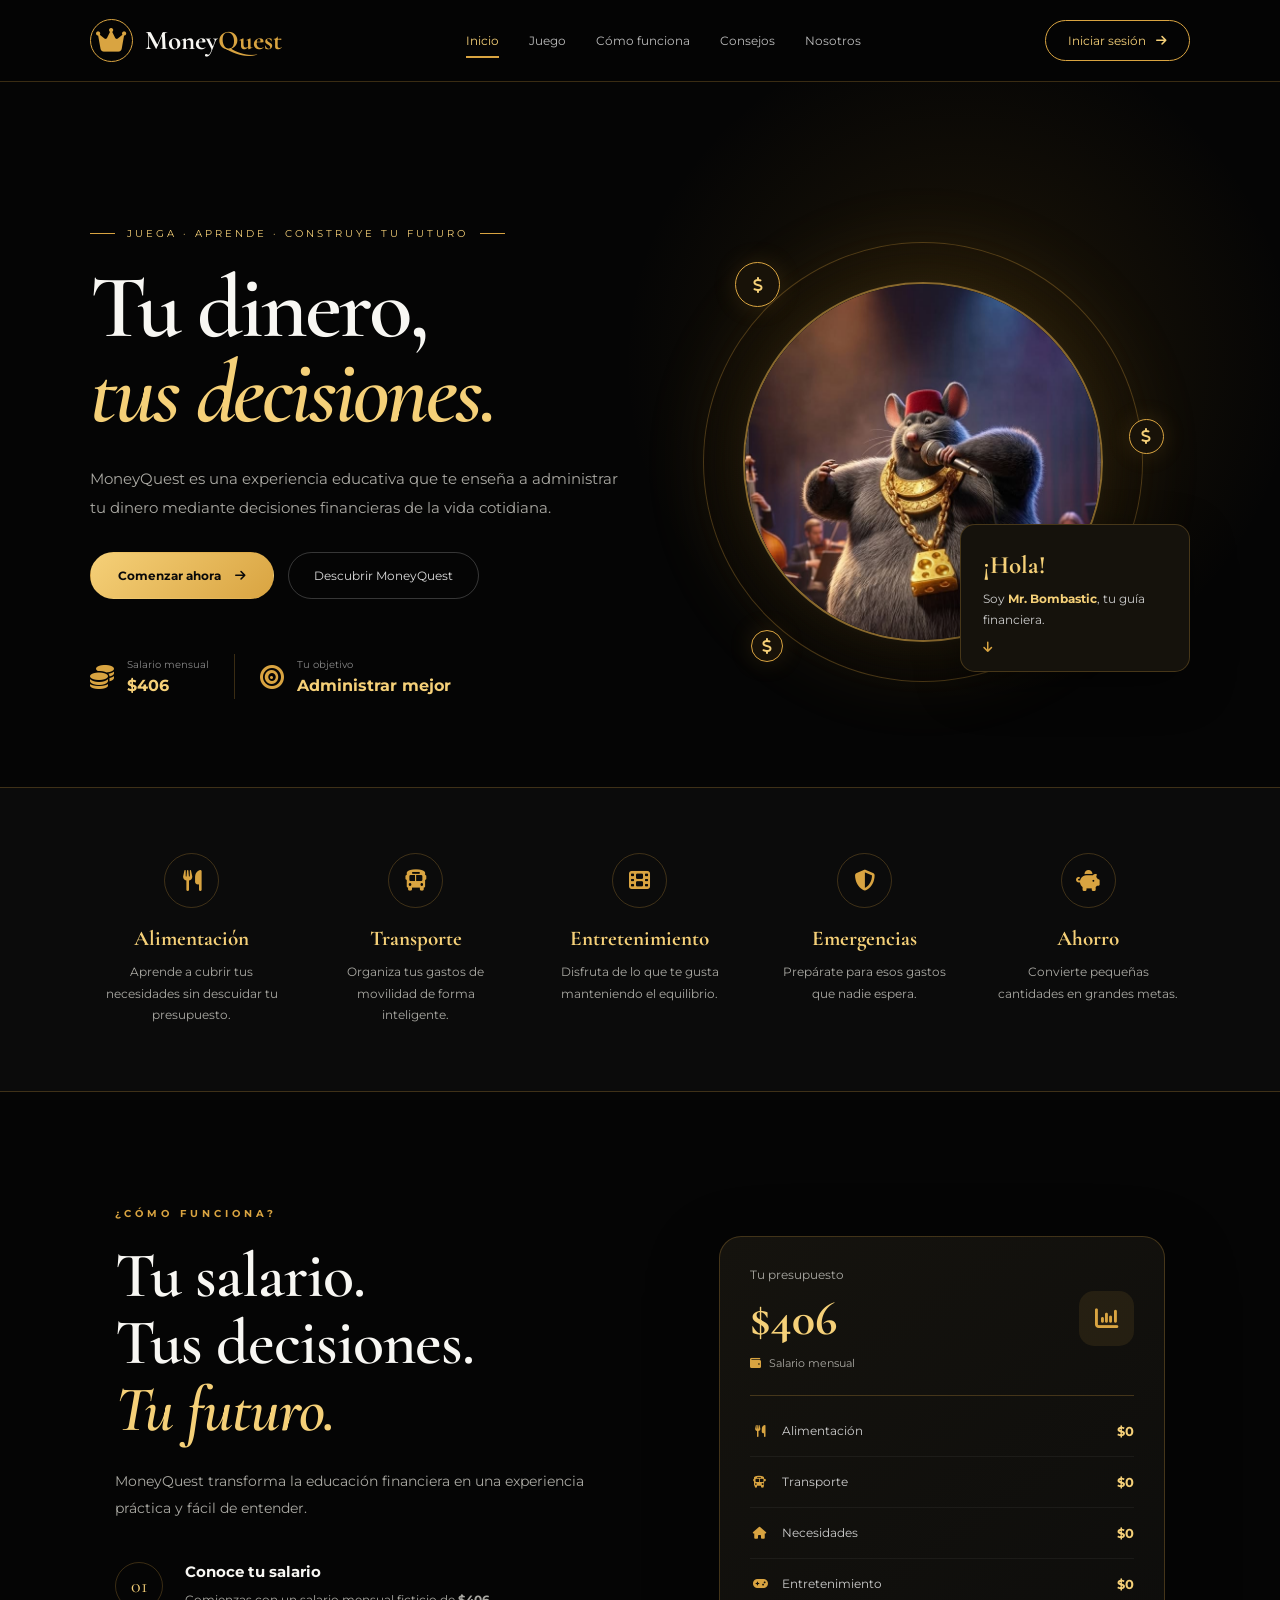
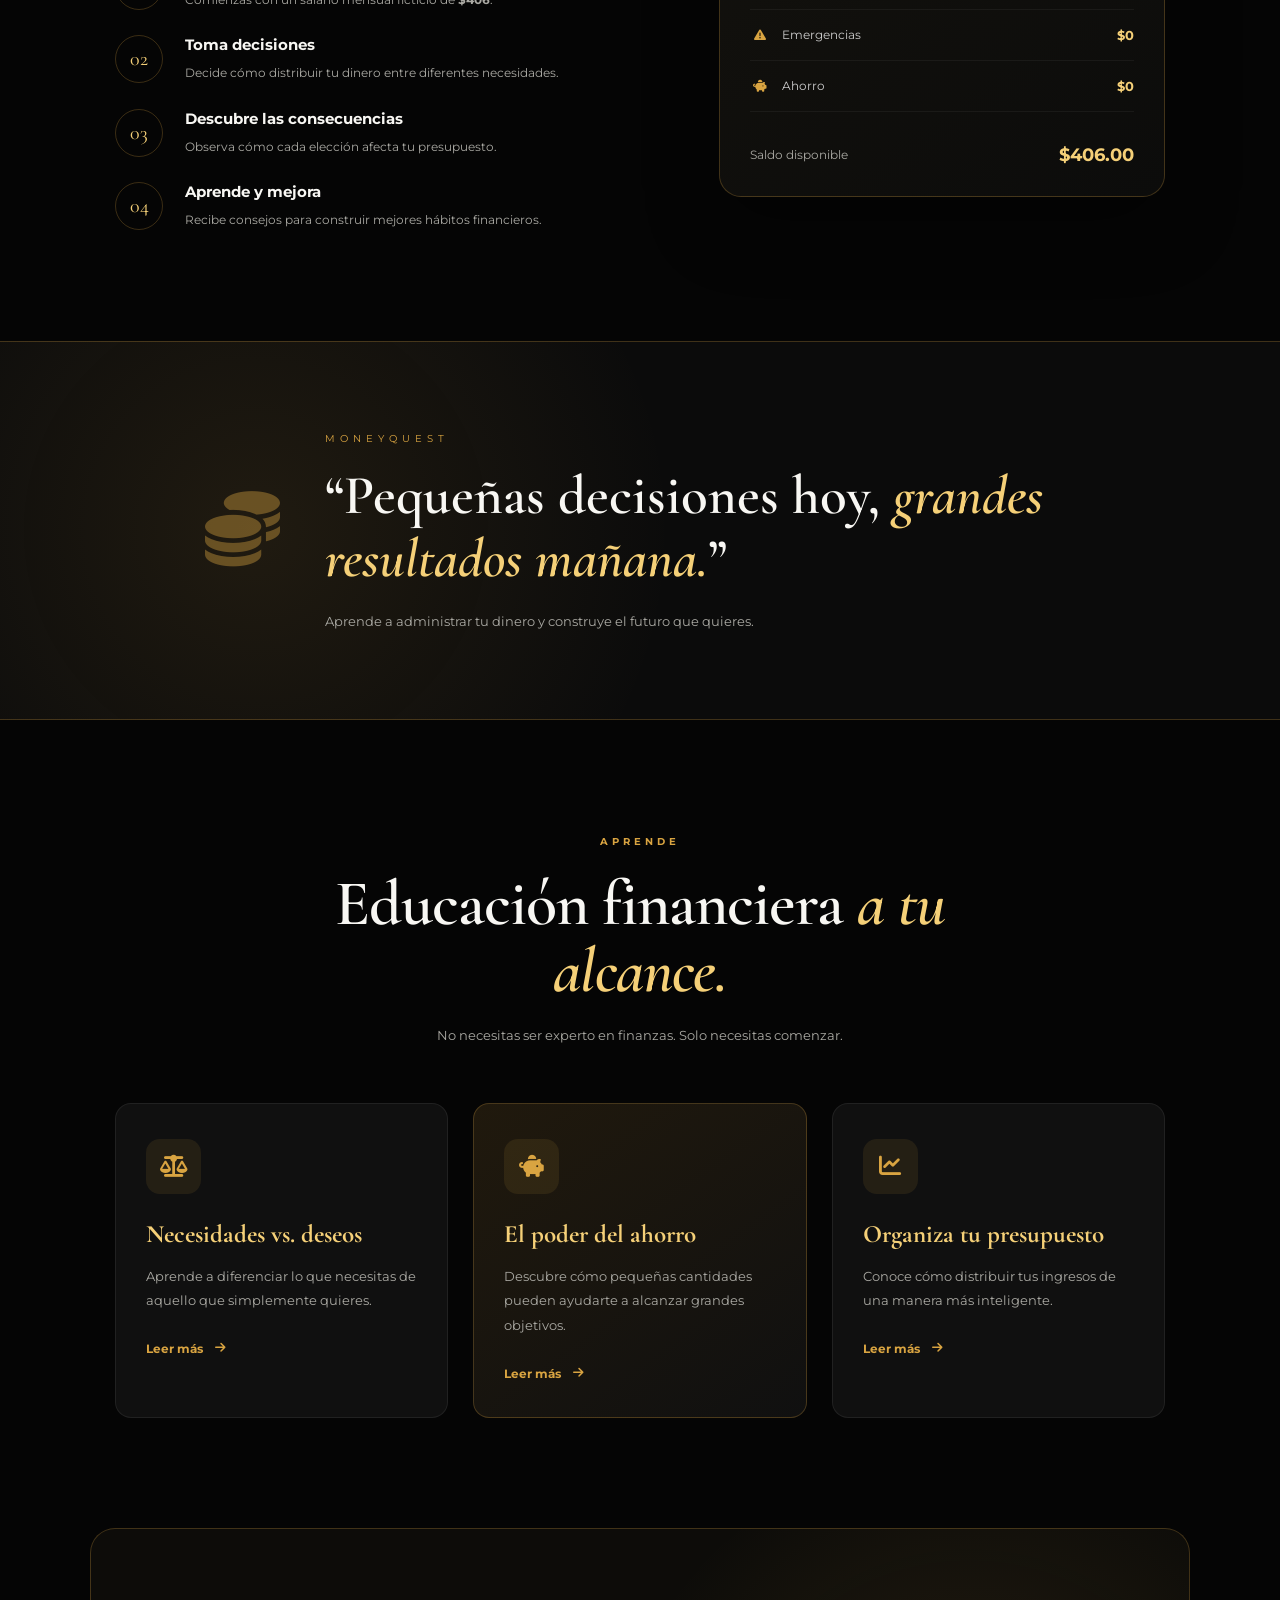
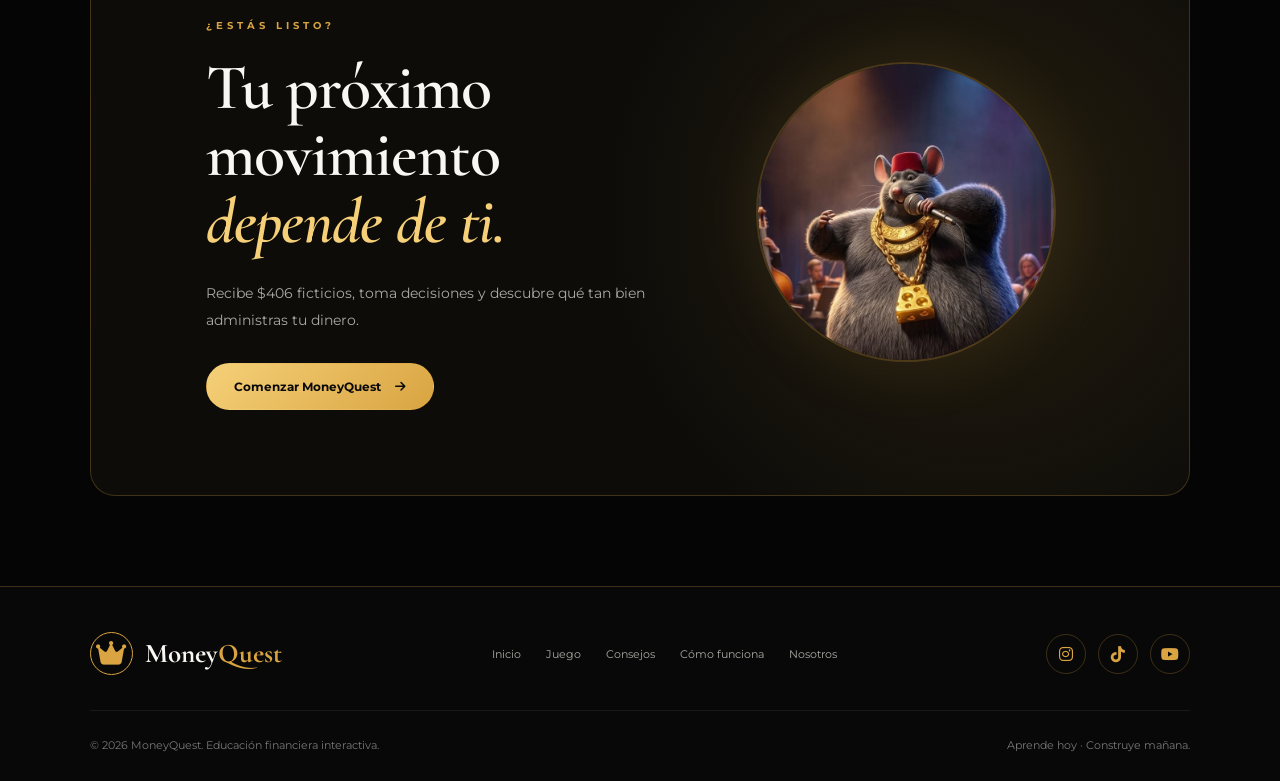
<file: index.html>
<!DOCTYPE html>
<html lang="es">
<head>
    <meta charset="UTF-8">
    <meta name="viewport" content="width=device-width, initial-scale=1.0">

    <title>MoneyQuest | Tu dinero, tus decisiones</title>

    <link rel="preconnect" href="https://fonts.googleapis.com">
    <link rel="preconnect" href="https://fonts.gstatic.com" crossorigin>

    <link href="https://fonts.googleapis.com/css2?family=Cormorant+Garamond:wght@500;600;700&family=Montserrat:wght@400;500;600;700&display=swap" rel="stylesheet">

    <link rel="stylesheet"
          href="https://cdnjs.cloudflare.com/ajax/libs/font-awesome/6.5.0/css/all.min.css">

    <link rel="stylesheet" href="index.css">
</head>

<body>

<header class="navbar">

    <a href="#" class="logo">

        <div class="logo-icon">
            <i class="fa-solid fa-crown"></i>
        </div>

        <span>Money<span>Quest</span></span>

    </a>

    <nav class="nav-links">

        <a href="#inicio" class="active">Inicio</a>
        <a href="#juego">Juego</a>
        <a href="#como-funciona">Cómo funciona</a>
        <a href="#consejos">Consejos</a>
        <a href="#nosotros">Nosotros</a>

    </nav>

    <!-- ÚNICO CAMBIO: ahora es Iniciar sesión -->
    <a href="login.html" class="nav-button">
        Iniciar sesión
        <i class="fa-solid fa-arrow-right"></i>
    </a>

</header>


<section id="inicio" class="hero">

    <div class="gold-circle circle-one"></div>
    <div class="gold-circle circle-two"></div>

    <div class="hero-content">

        <div class="eyebrow">
            <span></span>
            JUEGA · APRENDE · CONSTRUYE TU FUTURO
            <span></span>
        </div>

        <h1>
            Tu dinero,
            <em>tus decisiones.</em>
        </h1>

        <p class="hero-description">
            MoneyQuest es una experiencia educativa que te enseña
            a administrar tu dinero mediante decisiones financieras
            de la vida cotidiana.
        </p>

        <div class="hero-buttons">

            <a href="#juego" class="gold-button">
                Comenzar ahora
                <i class="fa-solid fa-arrow-right"></i>
            </a>

            <a href="#como-funciona" class="outline-button">
                Descubrir MoneyQuest
            </a>

        </div>

        <div class="hero-stats">

            <div class="stat">

                <i class="fa-solid fa-coins"></i>

                <div>
                    <small>Salario mensual</small>
                    <strong>$406</strong>
                </div>

            </div>

            <div class="stat-line"></div>

            <div class="stat">

                <i class="fa-solid fa-bullseye"></i>

                <div>
                    <small>Tu objetivo</small>
                    <strong>Administrar mejor</strong>
                </div>

            </div>

        </div>

    </div>


    <div class="hero-mascot">

        <div class="mascot-glow"></div>

        <div class="mascot-circle">

            <img src="images/download.jpg"
                 alt="Richy, mascota de MoneyQuest">

        </div>

        <div class="mascot-message">

            <span>¡Hola!</span>

            Soy <strong>Mr. Bombastic</strong>,
            tu guía financiera.

            <i class="fa-solid fa-arrow-down"></i>

        </div>

        <div class="coin coin-one">
            <i class="fa-solid fa-dollar-sign"></i>
        </div>

        <div class="coin coin-two">
            <i class="fa-solid fa-dollar-sign"></i>
        </div>

        <div class="coin coin-three">
            <i class="fa-solid fa-dollar-sign"></i>
        </div>

    </div>

</section>


<section class="categories">

    <div class="category">

        <div class="category-icon">
            <i class="fa-solid fa-utensils"></i>
        </div>

        <h3>Alimentación</h3>

        <p>
            Aprende a cubrir tus necesidades
            sin descuidar tu presupuesto.
        </p>

    </div>

    <div class="category">

        <div class="category-icon">
            <i class="fa-solid fa-bus"></i>
        </div>

        <h3>Transporte</h3>

        <p>
            Organiza tus gastos de movilidad
            de forma inteligente.
        </p>

    </div>

    <div class="category">

        <div class="category-icon">
            <i class="fa-solid fa-film"></i>
        </div>

        <h3>Entretenimiento</h3>

        <p>
            Disfruta de lo que te gusta
            manteniendo el equilibrio.
        </p>

    </div>

    <div class="category">

        <div class="category-icon">
            <i class="fa-solid fa-shield-halved"></i>
        </div>

        <h3>Emergencias</h3>

        <p>
            Prepárate para esos gastos
            que nadie espera.
        </p>

    </div>

    <div class="category">

        <div class="category-icon">
            <i class="fa-solid fa-piggy-bank"></i>
        </div>

        <h3>Ahorro</h3>

        <p>
            Convierte pequeñas cantidades
            en grandes metas.
        </p>

    </div>

</section>


<section id="como-funciona" class="how-section">

    <div class="how-content">

        <span class="section-label">
            ¿CÓMO FUNCIONA?
        </span>

        <h2>
            Tu salario.
            <br>
            Tus decisiones.
            <br>
            <em>Tu futuro.</em>
        </h2>

        <p>
            MoneyQuest transforma la educación financiera
            en una experiencia práctica y fácil de entender.
        </p>

        <div class="steps">

            <div class="step">

                <div class="step-number">01</div>

                <div>
                    <h3>Conoce tu salario</h3>

                    <p>
                        Comienzas con un salario mensual
                        ficticio de <strong>$406</strong>.
                    </p>
                </div>

            </div>

            <div class="step">

                <div class="step-number">02</div>

                <div>
                    <h3>Toma decisiones</h3>

                    <p>
                        Decide cómo distribuir tu dinero
                        entre diferentes necesidades.
                    </p>
                </div>

            </div>

            <div class="step">

                <div class="step-number">03</div>

                <div>
                    <h3>Descubre las consecuencias</h3>

                    <p>
                        Observa cómo cada elección afecta
                        tu presupuesto.
                    </p>
                </div>

            </div>

            <div class="step">

                <div class="step-number">04</div>

                <div>
                    <h3>Aprende y mejora</h3>

                    <p>
                        Recibe consejos para construir
                        mejores hábitos financieros.
                    </p>
                </div>

            </div>

        </div>

    </div>


    <div class="budget-preview">

        <div class="budget-header">

            <div>

                <small>Tu presupuesto</small>

                <h3>$406</h3>

                <span>
                    <i class="fa-solid fa-wallet"></i>
                    Salario mensual
                </span>

            </div>

            <div class="budget-icon">
                <i class="fa-solid fa-chart-column"></i>
            </div>

        </div>

        <div class="budget-items">

            <div>
                <span>
                    <i class="fa-solid fa-utensils"></i>
                    Alimentación
                </span>
                <strong>$0</strong>
            </div>

            <div>
                <span>
                    <i class="fa-solid fa-bus"></i>
                    Transporte
                </span>
                <strong>$0</strong>
            </div>

            <div>
                <span>
                    <i class="fa-solid fa-house"></i>
                    Necesidades
                </span>
                <strong>$0</strong>
            </div>

            <div>
                <span>
                    <i class="fa-solid fa-gamepad"></i>
                    Entretenimiento
                </span>
                <strong>$0</strong>
            </div>

            <div>
                <span>
                    <i class="fa-solid fa-triangle-exclamation"></i>
                    Emergencias
                </span>
                <strong>$0</strong>
            </div>

            <div>
                <span>
                    <i class="fa-solid fa-piggy-bank"></i>
                    Ahorro
                </span>
                <strong>$0</strong>
            </div>

        </div>

        <div class="budget-footer">

            <span>Saldo disponible</span>
            <strong>$406.00</strong>

        </div>

    </div>

</section>


<section class="quote-section">

    <div class="quote-decoration">
        <i class="fa-solid fa-coins"></i>
    </div>

    <div>

        <span>MONEYQUEST</span>

        <h2>
            “Pequeñas decisiones hoy,
            <em>grandes resultados mañana.</em>”
        </h2>

        <p>
            Aprende a administrar tu dinero y construye
            el futuro que quieres.
        </p>

    </div>

</section>


<section id="consejos" class="tips-section">

    <div class="section-heading">

        <span class="section-label">
            APRENDE
        </span>

        <h2>
            Educación financiera
            <em>a tu alcance.</em>
        </h2>

        <p>
            No necesitas ser experto en finanzas.
            Solo necesitas comenzar.
        </p>

    </div>

    <div class="tip-cards">

        <article class="tip-card">

            <div class="tip-icon">
                <i class="fa-solid fa-scale-balanced"></i>
            </div>

            <h3>Necesidades vs. deseos</h3>

            <p>
                Aprende a diferenciar lo que necesitas
                de aquello que simplemente quieres.
            </p>

            <a href="#">
                Leer más
                <i class="fa-solid fa-arrow-right"></i>
            </a>

        </article>

        <article class="tip-card featured">

            <div class="tip-icon">
                <i class="fa-solid fa-piggy-bank"></i>
            </div>

            <h3>El poder del ahorro</h3>

            <p>
                Descubre cómo pequeñas cantidades pueden
                ayudarte a alcanzar grandes objetivos.
            </p>

            <a href="#">
                Leer más
                <i class="fa-solid fa-arrow-right"></i>
            </a>

        </article>

        <article class="tip-card">

            <div class="tip-icon">
                <i class="fa-solid fa-chart-line"></i>
            </div>

            <h3>Organiza tu presupuesto</h3>

            <p>
                Conoce cómo distribuir tus ingresos
                de una manera más inteligente.
            </p>

            <a href="#">
                Leer más
                <i class="fa-solid fa-arrow-right"></i>
            </a>

        </article>

    </div>

</section>


<section id="juego" class="cta-section">

    <div class="cta-content">

        <span class="section-label">
            ¿ESTÁS LISTO?
        </span>

        <h2>
            Tu próximo movimiento
            <em>depende de ti.</em>
        </h2>

        <p>
            Recibe $406 ficticios, toma decisiones
            y descubre qué tan bien administras tu dinero.
        </p>

        <a href="#" class="gold-button">

            Comenzar MoneyQuest

            <i class="fa-solid fa-arrow-right"></i>

        </a>

    </div>

    <div class="cta-mascot">

        <img src="images/download.jpg"
             alt="Richy">

    </div>

</section>


<footer id="nosotros">

    <div class="footer-top">

        <a href="#" class="logo">

            <div class="logo-icon">
                <i class="fa-solid fa-crown"></i>
            </div>

            <span>Money<span>Quest</span></span>

        </a>

        <div class="footer-links">

            <a href="#inicio">Inicio</a>
            <a href="#juego">Juego</a>
            <a href="#consejos">Consejos</a>
            <a href="#como-funciona">Cómo funciona</a>
            <a href="#nosotros">Nosotros</a>

        </div>

        <div class="socials">

            <a href="#">
                <i class="fa-brands fa-instagram"></i>
            </a>

            <a href="#">
                <i class="fa-brands fa-tiktok"></i>
            </a>

            <a href="#">
                <i class="fa-brands fa-youtube"></i>
            </a>

        </div>

    </div>

    <div class="footer-bottom">

        <p>
            © 2026 MoneyQuest.
            Educación financiera interactiva.
        </p>

        <p>
            Aprende hoy · Construye mañana.
        </p>

    </div>

</footer>

</body>
</html>
</file>
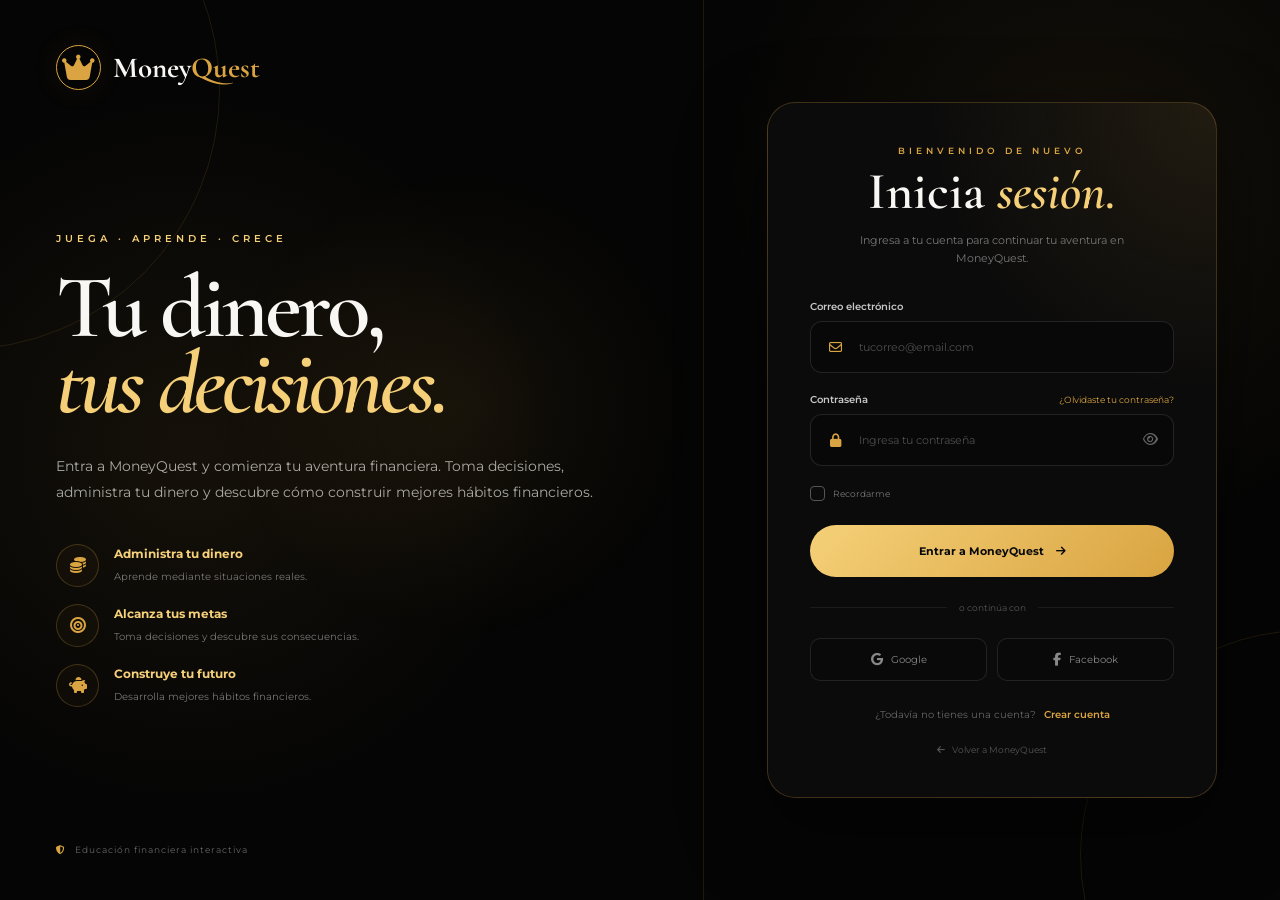
<file: login.html>
<!DOCTYPE html>
<html lang="es">
<head>
    <meta charset="UTF-8">
    <meta name="viewport" content="width=device-width, initial-scale=1.0">

    <title>MoneyQuest | Iniciar sesión</title>

    <!-- Google Fonts -->
    <link rel="preconnect" href="https://fonts.googleapis.com">
    <link rel="preconnect" href="https://fonts.gstatic.com" crossorigin>

    <link href="https://fonts.googleapis.com/css2?family=Cormorant+Garamond:wght@500;600;700&family=Montserrat:wght@400;500;600;700&display=swap" rel="stylesheet">

    <!-- Font Awesome -->
    <link
        rel="stylesheet"
        href="https://cdnjs.cloudflare.com/ajax/libs/font-awesome/6.5.0/css/all.min.css"
    >

    <!-- CSS -->
    <link rel="stylesheet" href="login.css">
</head>

<body>

    <!-- Decoraciones -->
    <div class="decoration decoration-one"></div>
    <div class="decoration decoration-two"></div>

    <main class="login-page">

        <!-- Panel izquierdo -->
        <section class="login-info">

            <a href="index.html" class="logo">

                <div class="logo-icon">
                    <i class="fa-solid fa-crown"></i>
                </div>

                <span>
                    Money<span>Quest</span>
                </span>

            </a>

            <div class="info-content">

                <span class="eyebrow">
                    JUEGA · APRENDE · CRECE
                </span>

                <h1>
                    Tu dinero,
                    <em>tus decisiones.</em>
                </h1>

                <p>
                    Entra a MoneyQuest y comienza tu aventura financiera.
                    Toma decisiones, administra tu dinero y descubre
                    cómo construir mejores hábitos financieros.
                </p>

                <div class="info-features">

                    <div class="feature">

                        <div class="feature-icon">
                            <i class="fa-solid fa-coins"></i>
                        </div>

                        <div>
                            <strong>Administra tu dinero</strong>
                            <span>Aprende mediante situaciones reales.</span>
                        </div>

                    </div>

                    <div class="feature">

                        <div class="feature-icon">
                            <i class="fa-solid fa-bullseye"></i>
                        </div>

                        <div>
                            <strong>Alcanza tus metas</strong>
                            <span>Toma decisiones y descubre sus consecuencias.</span>
                        </div>

                    </div>

                    <div class="feature">

                        <div class="feature-icon">
                            <i class="fa-solid fa-piggy-bank"></i>
                        </div>

                        <div>
                            <strong>Construye tu futuro</strong>
                            <span>Desarrolla mejores hábitos financieros.</span>
                        </div>

                    </div>

                </div>

            </div>

            <div class="info-footer">
                <span>
                    <i class="fa-solid fa-shield-halved"></i>
                    Educación financiera interactiva
                </span>
            </div>

        </section>


        <!-- Panel derecho -->
        <section class="login-section">

            <div class="login-card">

                <div class="mobile-logo">

                    <a href="index.html" class="logo">

                        <div class="logo-icon">
                            <i class="fa-solid fa-crown"></i>
                        </div>

                        <span>
                            Money<span>Quest</span>
                        </span>

                    </a>

                </div>


                <div class="login-header">

                    <span class="section-label">
                        BIENVENIDO DE NUEVO
                    </span>

                    <h2>
                        Inicia <em>sesión.</em>
                    </h2>

                    <p>
                        Ingresa a tu cuenta para continuar
                        tu aventura en MoneyQuest.
                    </p>

                </div>


                <form class="login-form">

                    <!-- Correo -->
                    <div class="form-group">

                        <label for="email">
                            Correo electrónico
                        </label>

                        <div class="input-wrapper">

                            <i class="fa-regular fa-envelope"></i>

                            <input
                                type="email"
                                id="email"
                                name="email"
                                placeholder="tucorreo@email.com"
                                autocomplete="email"
                                required
                            >

                        </div>

                    </div>


                    <!-- Contraseña -->
                    <div class="form-group">

                        <div class="password-label">

                            <label for="password">
                                Contraseña
                            </label>

                            <a href="#" class="forgot">
                                ¿Olvidaste tu contraseña?
                            </a>

                        </div>

                        <div class="input-wrapper">

                            <i class="fa-solid fa-lock"></i>

                            <input
                                type="password"
                                id="password"
                                name="password"
                                placeholder="Ingresa tu contraseña"
                                autocomplete="current-password"
                                required
                            >

                            <button
                                type="button"
                                class="show-password"
                                id="showPassword"
                                aria-label="Mostrar contraseña"
                            >
                                <i class="fa-regular fa-eye"></i>
                            </button>

                        </div>

                    </div>


                    <!-- Recordarme -->
                    <div class="login-options">

                        <label class="remember">

                            <input
                                type="checkbox"
                                id="remember"
                            >

                            <span></span>

                            Recordarme

                        </label>

                    </div>


                    <!-- Botón -->
                    <button
                        type="submit"
                        class="login-button"
                    >

                        Entrar a MoneyQuest

                        <i class="fa-solid fa-arrow-right"></i>

                    </button>

                </form>


                <!-- Separador -->
                <div class="divider">

                    <span>o continúa con</span>

                </div>


                <!-- Redes -->
                <div class="social-login">

                    <button type="button" class="social-button">

                        <i class="fa-brands fa-google"></i>

                        Google

                    </button>

                    <button type="button" class="social-button">

                        <i class="fa-brands fa-facebook-f"></i>

                        Facebook

                    </button>

                </div>


                <!-- Registro -->
                <div class="register">

                    <span>
                        ¿Todavía no tienes una cuenta?
                    </span>

                    <a href="#">
                        Crear cuenta
                    </a>

                </div>


                <!-- Volver -->
                <a href="index.html" class="back-home">

                    <i class="fa-solid fa-arrow-left"></i>

                    Volver a MoneyQuest

                </a>

            </div>

        </section>

    </main>


    <!-- =====================================================
                        JAVASCRIPT
    ====================================================== -->

    <script>

        const passwordInput = document.getElementById("password");
        const showPassword = document.getElementById("showPassword");

        showPassword.addEventListener("click", function () {

            const icon = this.querySelector("i");

            if (passwordInput.type === "password") {

                passwordInput.type = "text";

                icon.classList.remove("fa-eye");
                icon.classList.add("fa-eye-slash");

            } else {

                passwordInput.type = "password";

                icon.classList.remove("fa-eye-slash");
                icon.classList.add("fa-eye");

            }

        });

    </script>

</body>
</html>
</file>
<file: index.css>
/* =========================================
   MONEYQUEST - ESTILOS GENERALES
========================================= */

:root {
    --black: #050505;
    --black-soft: #0b0b0b;
    --black-card: #101010;
    --gold: #d9a441;
    --gold-light: #f5d078;
    --gold-dark: #9c6c1c;
    --white: #f8f7f3;
    --gray: #aaa9a3;
    --border: rgba(217, 164, 65, 0.25);
}

* {
    margin: 0;
    padding: 0;
    box-sizing: border-box;
}

html {
    scroll-behavior: smooth;
    scroll-padding-top: 90px;
}

body {
    background: var(--black);
    color: var(--white);
    font-family: 'Montserrat', sans-serif;
    overflow-x: hidden;
}

a {
    text-decoration: none;
    color: inherit;
}

img {
    max-width: 100%;
    display: block;
}

button,
input,
textarea {
    font: inherit;
}

::selection {
    background: var(--gold);
    color: var(--black);
}


/* =========================================
   NAVBAR
========================================= */

.navbar {
    min-height: 82px;
    display: flex;
    align-items: center;
    justify-content: space-between;
    gap: 25px;
    padding: 15px 7%;
    border-bottom: 1px solid var(--border);
    position: relative;
    z-index: 10;
    background: rgba(5, 5, 5, 0.96);
    backdrop-filter: blur(15px);
}

.logo {
    display: flex;
    align-items: center;
    gap: 12px;
    font-family: 'Cormorant Garamond', serif;
    font-size: 27px;
    font-weight: 700;
    color: var(--white);
    flex-shrink: 0;
}

.logo > span span {
    color: var(--gold);
}

.logo-icon {
    width: 43px;
    height: 43px;
    border: 1px solid var(--gold);
    border-radius: 50%;
    display: flex;
    align-items: center;
    justify-content: center;
    color: var(--gold);
}

.nav-links {
    display: flex;
    align-items: center;
    justify-content: center;
    gap: 30px;
}

.nav-links a {
    font-size: 12px;
    color: #bbb;
    transition: 0.3s;
    position: relative;
    white-space: nowrap;
}

.nav-links a:hover,
.nav-links a.active {
    color: var(--gold-light);
}

.nav-links a.active::after {
    content: "";
    position: absolute;
    left: 0;
    right: 0;
    bottom: -10px;
    height: 2px;
    background: var(--gold);
}

.nav-button {
    border: 1px solid var(--gold);
    border-radius: 30px;
    padding: 12px 22px;
    color: var(--gold-light);
    font-size: 12px;
    display: flex;
    gap: 10px;
    align-items: center;
    justify-content: center;
    transition: 0.3s;
    white-space: nowrap;
    flex-shrink: 0;
}

.nav-button:hover {
    background: var(--gold);
    color: black;
}


/* =========================================
   HERO
========================================= */

.hero {
    min-height: 650px;
    padding: 80px 7% 55px;
    display: grid;
    grid-template-columns: 1fr 1fr;
    align-items: center;
    gap: 30px;
    position: relative;
    overflow: hidden;

    background:
        radial-gradient(
            circle at 75% 40%,
            rgba(181, 126, 25, 0.15),
            transparent 32%
        );
}

.hero-content {
    position: relative;
    z-index: 2;
}

.eyebrow {
    display: flex;
    align-items: center;
    gap: 12px;
    font-size: 10px;
    letter-spacing: 3px;
    line-height: 1.8;
    color: var(--gold-light);
    margin-bottom: 22px;
}

.eyebrow span {
    width: 25px;
    height: 1px;
    background: var(--gold);
    flex-shrink: 0;
}

.hero h1 {
    font-family: 'Cormorant Garamond', serif;
    font-size: clamp(60px, 7vw, 92px);
    line-height: 0.95;
    font-weight: 600;
    letter-spacing: -3px;
}

.hero h1 em {
    display: block;
    color: var(--gold-light);
    font-style: italic;
}

.hero-description {
    max-width: 540px;
    color: var(--gray);
    line-height: 1.9;
    font-size: 15px;
    margin-top: 30px;
}

.hero-buttons {
    display: flex;
    flex-wrap: wrap;
    gap: 14px;
    margin-top: 30px;
}

.gold-button {
    display: inline-flex;
    align-items: center;
    justify-content: center;
    gap: 14px;
    padding: 15px 27px;
    border-radius: 30px;
    background: linear-gradient(
        135deg,
        var(--gold-light),
        var(--gold)
    );
    color: #090909;
    font-size: 12px;
    font-weight: 700;
    transition: 0.3s;
    border: 1px solid transparent;
}

.gold-button:hover {
    transform: translateY(-3px);
    box-shadow: 0 10px 35px rgba(217, 164, 65, 0.25);
}

.outline-button {
    border: 1px solid rgba(255, 255, 255, 0.2);
    border-radius: 30px;
    padding: 15px 25px;
    font-size: 12px;
    color: #ddd;
    display: inline-flex;
    align-items: center;
    justify-content: center;
    transition: 0.3s;
}

.outline-button:hover {
    border-color: var(--gold);
    color: var(--gold-light);
}


/* =========================================
   ESTADÍSTICAS
========================================= */

.hero-stats {
    display: flex;
    align-items: center;
    flex-wrap: wrap;
    margin-top: 55px;
    gap: 25px;
}

.stat {
    display: flex;
    align-items: center;
    gap: 13px;
}

.stat > i {
    font-size: 24px;
    color: var(--gold);
}

.stat small {
    display: block;
    color: #888;
    font-size: 10px;
    margin-bottom: 5px;
}

.stat strong {
    font-size: 16px;
    color: var(--gold-light);
}

.stat-line {
    height: 45px;
    width: 1px;
    background: var(--border);
}


/* =========================================
   MASCOTA
========================================= */

.hero-mascot {
    min-height: 540px;
    position: relative;
    display: flex;
    align-items: center;
    justify-content: center;
}

.mascot-glow {
    position: absolute;
    width: min(440px, 90%);
    aspect-ratio: 1;
    border-radius: 50%;
    border: 1px solid rgba(217, 164, 65, 0.3);

    background: radial-gradient(
        circle,
        rgba(217, 164, 65, 0.12),
        rgba(217, 164, 65, 0.02) 60%,
        transparent 75%
    );

    box-shadow:
        0 0 70px rgba(217, 164, 65, 0.08),
        inset 0 0 50px rgba(217, 164, 65, 0.05);
}

.mascot-circle {
    position: relative;
    z-index: 1;
    width: min(360px, 75%);
    aspect-ratio: 1;
    border-radius: 50%;
    overflow: hidden;
    border: 2px solid rgba(217, 164, 65, 0.6);
    background: var(--black-card);
    box-shadow: 0 0 60px rgba(217, 164, 65, 0.12);
}

.mascot-circle img {
    width: 100%;
    height: 100%;
    object-fit: cover;
    border-radius: 50%;
}

.mascot-message {
    position: absolute;
    z-index: 2;
    right: 0;
    bottom: 60px;
    max-width: 230px;
    padding: 18px 22px;
    background: #15120c;
    border: 1px solid var(--border);
    border-radius: 15px;
    color: #ccc;
    font-size: 12px;
    line-height: 1.8;
    box-shadow: 0 15px 45px rgba(0, 0, 0, 0.4);
}

.mascot-message span {
    display: block;
    color: var(--gold-light);
    font-family: 'Cormorant Garamond', serif;
    font-size: 25px;
    font-weight: 700;
}

.mascot-message strong {
    color: var(--gold-light);
}

.mascot-message i {
    display: block;
    margin-top: 10px;
    color: var(--gold);
}

.coin {
    position: absolute;
    z-index: 2;
    width: 45px;
    height: 45px;
    border: 1px solid var(--gold);
    border-radius: 50%;
    display: flex;
    align-items: center;
    justify-content: center;
    color: var(--gold-light);
    background: #181208;
    box-shadow: 0 0 25px rgba(217, 164, 65, 0.15);
}

.coin-one {
    top: 70px;
    left: 15%;
}

.coin-two {
    top: 42%;
    right: 5%;
    width: 35px;
    height: 35px;
}

.coin-three {
    bottom: 70px;
    left: 18%;
    width: 32px;
    height: 32px;
}


/* =========================================
   CATEGORÍAS
========================================= */

.categories {
    display: grid;
    grid-template-columns: repeat(5, minmax(0, 1fr));
    padding: 45px 7%;
    gap: 20px;
    border-top: 1px solid var(--border);
    border-bottom: 1px solid var(--border);
    background: var(--black-soft);
}

.category {
    text-align: center;
    padding: 20px 12px;
    border-radius: 12px;
    transition: 0.3s;
}

.category:hover {
    background: rgba(217, 164, 65, 0.05);
    transform: translateY(-5px);
}

.category-icon {
    width: 55px;
    height: 55px;
    margin: 0 auto 18px;
    border: 1px solid var(--border);
    border-radius: 50%;
    display: flex;
    align-items: center;
    justify-content: center;
    color: var(--gold);
    font-size: 21px;
}

.category h3 {
    font-family: 'Cormorant Garamond', serif;
    font-size: 21px;
    color: var(--gold-light);
    margin-bottom: 10px;
}

.category p {
    color: var(--gray);
    font-size: 12px;
    line-height: 1.8;
}


/* =========================================
   CÓMO FUNCIONA
========================================= */

.how-section {
    display: grid;
    grid-template-columns: 1fr 0.85fr;
    align-items: center;
    gap: 80px;
    padding: 110px 9%;
    background: var(--black);
}

.section-label {
    display: inline-block;
    color: var(--gold);
    font-size: 10px;
    font-weight: 700;
    letter-spacing: 4px;
    margin-bottom: 22px;
}

.how-content h2,
.section-heading h2,
.cta-content h2 {
    font-family: 'Cormorant Garamond', serif;
    font-size: clamp(42px, 5vw, 64px);
    line-height: 1.05;
    font-weight: 600;
    letter-spacing: -1px;
}

.how-content h2 em,
.section-heading h2 em,
.cta-content h2 em {
    color: var(--gold-light);
    font-style: italic;
}

.how-content > p {
    max-width: 480px;
    margin-top: 25px;
    color: var(--gray);
    font-size: 14px;
    line-height: 1.9;
}

.steps {
    display: flex;
    flex-direction: column;
    gap: 25px;
    margin-top: 40px;
}

.step {
    display: flex;
    align-items: flex-start;
    gap: 22px;
}

.step-number {
    min-width: 48px;
    height: 48px;
    border: 1px solid var(--border);
    border-radius: 50%;
    display: flex;
    align-items: center;
    justify-content: center;
    color: var(--gold-light);
    font-family: 'Cormorant Garamond', serif;
    font-size: 20px;
}

.step h3 {
    color: var(--white);
    font-size: 15px;
    margin-bottom: 8px;
}

.step p {
    color: var(--gray);
    font-size: 12px;
    line-height: 1.8;
}


/* =========================================
   VISTA DEL PRESUPUESTO
========================================= */

.budget-preview {
    width: 100%;
    max-width: 470px;
    justify-self: center;
    padding: 30px;
    background: linear-gradient(
        145deg,
        #15130e,
        #0c0c0b
    );
    border: 1px solid var(--border);
    border-radius: 22px;
    box-shadow: 0 25px 70px rgba(0, 0, 0, 0.4);
}

.budget-header {
    display: flex;
    align-items: center;
    justify-content: space-between;
    gap: 15px;
    padding-bottom: 25px;
    border-bottom: 1px solid var(--border);
}

.budget-header small {
    display: block;
    color: var(--gray);
    font-size: 12px;
    margin-bottom: 8px;
}

.budget-header h3 {
    font-family: 'Cormorant Garamond', serif;
    font-size: 48px;
    color: var(--gold-light);
}

.budget-header span {
    display: block;
    margin-top: 8px;
    font-size: 11px;
    color: var(--gray);
}

.budget-header span i {
    color: var(--gold);
    margin-right: 5px;
}

.budget-icon {
    width: 55px;
    height: 55px;
    border-radius: 15px;
    background: rgba(217, 164, 65, 0.1);
    display: flex;
    align-items: center;
    justify-content: center;
    color: var(--gold);
    font-size: 23px;
}

.budget-items {
    display: flex;
    flex-direction: column;
    gap: 0;
    padding: 10px 0;
}

.budget-items > div {
    display: flex;
    justify-content: space-between;
    align-items: center;
    gap: 10px;
    padding: 17px 0;
    border-bottom: 1px solid rgba(255, 255, 255, 0.05);
}

.budget-items span {
    display: flex;
    align-items: center;
    gap: 12px;
    color: #ccc;
    font-size: 12px;
}

.budget-items span i {
    width: 20px;
    text-align: center;
    color: var(--gold);
}

.budget-items strong {
    color: var(--gold-light);
    font-size: 13px;
}

.budget-footer {
    display: flex;
    justify-content: space-between;
    align-items: center;
    gap: 10px;
    padding-top: 22px;
}

.budget-footer span {
    color: var(--gray);
    font-size: 12px;
}

.budget-footer strong {
    color: var(--gold-light);
    font-size: 18px;
}


/* =========================================
   FRASE DESTACADA
========================================= */

.quote-section {
    position: relative;
    display: flex;
    align-items: center;
    justify-content: center;
    gap: 45px;
    padding: 85px 9%;
    overflow: hidden;
    background:
        radial-gradient(
            circle at 20% 50%,
            rgba(217, 164, 65, 0.1),
            transparent 40%
        ),
        #0b0b0b;
    border-top: 1px solid var(--border);
    border-bottom: 1px solid var(--border);
}

.quote-decoration {
    font-size: 75px;
    color: rgba(217, 164, 65, 0.4);
    flex-shrink: 0;
}

.quote-section > div:last-child {
    max-width: 750px;
}

.quote-section span {
    color: var(--gold);
    font-size: 10px;
    letter-spacing: 5px;
}

.quote-section h2 {
    margin-top: 18px;
    font-family: 'Cormorant Garamond', serif;
    font-size: clamp(35px, 4.5vw, 55px);
    line-height: 1.15;
    font-weight: 600;
}

.quote-section h2 em {
    color: var(--gold-light);
}

.quote-section p {
    color: var(--gray);
    font-size: 13px;
    margin-top: 20px;
    line-height: 1.8;
}


/* =========================================
   CONSEJOS FINANCIEROS
========================================= */

.tips-section {
    padding: 110px 9%;
    background: var(--black);
}

.section-heading {
    text-align: center;
    max-width: 750px;
    margin: 0 auto 55px;
}

.section-heading > p {
    color: var(--gray);
    font-size: 13px;
    line-height: 1.8;
    margin-top: 20px;
}

.tip-cards {
    display: grid;
    grid-template-columns: repeat(3, minmax(0, 1fr));
    gap: 25px;
}

.tip-card {
    padding: 35px 30px;
    background: var(--black-card);
    border: 1px solid rgba(255, 255, 255, 0.07);
    border-radius: 16px;
    transition: 0.3s;
}

.tip-card:hover {
    transform: translateY(-8px);
    border-color: var(--border);
    box-shadow: 0 20px 50px rgba(0, 0, 0, 0.3);
}

.tip-card.featured {
    background: linear-gradient(
        145deg,
        #20190d,
        #101010
    );
    border-color: var(--border);
}

.tip-icon {
    width: 55px;
    height: 55px;
    display: flex;
    align-items: center;
    justify-content: center;
    border-radius: 14px;
    background: rgba(217, 164, 65, 0.1);
    color: var(--gold);
    font-size: 22px;
    margin-bottom: 25px;
}

.tip-card h3 {
    font-family: 'Cormorant Garamond', serif;
    font-size: 25px;
    color: var(--gold-light);
    margin-bottom: 15px;
}

.tip-card p {
    color: var(--gray);
    font-size: 13px;
    line-height: 1.9;
    margin-bottom: 25px;
}

.tip-card a {
    display: inline-flex;
    align-items: center;
    gap: 12px;
    color: var(--gold);
    font-size: 12px;
    font-weight: 700;
    transition: 0.3s;
}

.tip-card a:hover {
    gap: 18px;
    color: var(--gold-light);
}


/* =========================================
   LLAMADO A LA ACCIÓN
========================================= */

.cta-section {
    display: grid;
    grid-template-columns: 1fr 0.7fr;
    align-items: center;
    gap: 50px;
    padding: 85px 9%;
    margin: 0 7% 90px;
    border: 1px solid var(--border);
    border-radius: 25px;
    background:
        radial-gradient(
            circle at 80% 50%,
            rgba(217, 164, 65, 0.13),
            transparent 40%
        ),
        #0d0c09;
    overflow: hidden;
}

.cta-content {
    position: relative;
    z-index: 2;
}

.cta-content > p {
    max-width: 520px;
    margin-top: 25px;
    margin-bottom: 30px;
    color: var(--gray);
    font-size: 14px;
    line-height: 1.9;
}

.cta-mascot {
    display: flex;
    align-items: center;
    justify-content: center;
}

.cta-mascot img {
    width: min(300px, 100%);
    aspect-ratio: 1;
    object-fit: cover;
    border-radius: 50%;
    border: 2px solid var(--border);
    box-shadow: 0 0 70px rgba(217, 164, 65, 0.12);
}


/* =========================================
   FOOTER
========================================= */

footer {
    padding: 45px 7% 25px;
    background: #080808;
    border-top: 1px solid var(--border);
}

.footer-top {
    display: flex;
    align-items: center;
    justify-content: space-between;
    flex-wrap: wrap;
    gap: 30px;
    padding-bottom: 35px;
}

.footer-links {
    display: flex;
    align-items: center;
    justify-content: center;
    flex-wrap: wrap;
    gap: 25px;
}

.footer-links a {
    color: var(--gray);
    font-size: 11px;
    transition: 0.3s;
}

.footer-links a:hover {
    color: var(--gold-light);
}

.socials {
    display: flex;
    align-items: center;
    gap: 12px;
}

.socials a {
    width: 40px;
    height: 40px;
    border: 1px solid var(--border);
    border-radius: 50%;
    display: flex;
    align-items: center;
    justify-content: center;
    color: var(--gold);
    transition: 0.3s;
}

.socials a:hover {
    background: var(--gold);
    color: var(--black);
    transform: translateY(-3px);
}

.footer-bottom {
    display: flex;
    justify-content: space-between;
    flex-wrap: wrap;
    gap: 15px;
    padding-top: 25px;
    border-top: 1px solid rgba(255, 255, 255, 0.07);
}

.footer-bottom p {
    color: #777;
    font-size: 11px;
    line-height: 1.8;
}


/* =========================================
   TABLETS
========================================= */

@media (max-width: 1100px) {

    .navbar {
        padding: 18px 4%;
        gap: 18px;
    }

    .logo {
        font-size: 23px;
    }

    .nav-links {
        gap: 18px;
    }

    .nav-links a {
        font-size: 11px;
    }

    .nav-button {
        padding: 11px 16px;
    }

    .hero {
        padding-left: 5%;
        padding-right: 5%;
    }

    .hero h1 {
        font-size: clamp(55px, 7vw, 75px);
    }

    .categories {
        padding-left: 4%;
        padding-right: 4%;
        gap: 10px;
    }

    .how-section {
        padding: 85px 6%;
        gap: 45px;
    }

    .tips-section {
        padding: 85px 6%;
    }

    .cta-section {
        margin-left: 5%;
        margin-right: 5%;
        padding: 65px 6%;
    }
}


/* =========================================
   TABLETS PEQUEÑAS Y MÓVILES GRANDES
========================================= */

@media (max-width: 850px) {

    .navbar {
        flex-wrap: wrap;
        justify-content: center;
        padding: 18px 5%;
    }

    .logo {
        margin-right: auto;
    }

    .nav-button {
        margin-left: auto;
    }

    .nav-links {
        order: 3;
        width: 100%;
        justify-content: center;
        flex-wrap: wrap;
        gap: 18px 25px;
        padding-top: 10px;
    }

    .nav-links a.active::after {
        bottom: -6px;
    }

    .hero {
        grid-template-columns: 1fr;
        text-align: center;
        padding: 70px 7% 40px;
    }

    .hero-content {
        display: flex;
        flex-direction: column;
        align-items: center;
    }

    .hero-description {
        max-width: 600px;
    }

    .hero-buttons {
        justify-content: center;
    }

    .hero-stats {
        justify-content: center;
        margin-top: 40px;
    }

    .hero-mascot {
        min-height: 450px;
        width: 100%;
        max-width: 550px;
        margin: 0 auto;
    }

    .mascot-circle {
        width: min(340px, 70%);
    }

    .mascot-message {
        right: 0;
        bottom: 30px;
    }

    .categories {
        grid-template-columns: repeat(2, minmax(0, 1fr));
        padding: 35px 6%;
    }

    .category:last-child {
        grid-column: 1 / -1;
    }

    .how-section {
        grid-template-columns: 1fr;
        gap: 55px;
        padding: 75px 7%;
    }

    .how-content {
        max-width: 650px;
        margin: 0 auto;
    }

    .budget-preview {
        max-width: 550px;
    }

    .quote-section {
        padding: 65px 7%;
        gap: 25px;
    }

    .quote-decoration {
        font-size: 50px;
    }

    .tips-section {
        padding: 75px 7%;
    }

    .tip-cards {
        grid-template-columns: 1fr;
        max-width: 550px;
        margin: 0 auto;
    }

    .tip-card {
        padding: 30px;
    }

    .cta-section {
        grid-template-columns: 1fr;
        text-align: center;
        gap: 35px;
        padding: 60px 7%;
        margin-bottom: 70px;
    }

    .cta-content > p {
        margin-left: auto;
        margin-right: auto;
    }

    .cta-mascot img {
        width: 230px;
    }

    .footer-top {
        justify-content: center;
        text-align: center;
    }

    .footer-links {
        width: 100%;
    }

    .footer-bottom {
        justify-content: center;
        text-align: center;
    }
}


/* =========================================
   MÓVILES
========================================= */

@media (max-width: 550px) {

    html {
        scroll-padding-top: 130px;
    }

    .navbar {
        padding: 16px 5%;
        gap: 15px;
    }

    .logo {
        font-size: 23px;
        gap: 8px;
    }

    .logo-icon {
        width: 36px;
        height: 36px;
        font-size: 13px;
    }

    .nav-button {
        padding: 10px 13px;
        font-size: 10px;
        gap: 7px;
    }

    .nav-links {
        gap: 16px;
    }

    .nav-links a {
        font-size: 10px;
    }

    .hero {
        padding: 55px 6% 30px;
    }

    .eyebrow {
        font-size: 8px;
        letter-spacing: 2px;
        gap: 8px;
        margin-bottom: 20px;
    }

    .eyebrow span {
        width: 15px;
    }

    .hero h1 {
        font-size: clamp(48px, 12vw, 65px);
        letter-spacing: -2px;
    }

    .hero-description {
        font-size: 13px;
        line-height: 1.8;
        margin-top: 22px;
    }

    .hero-buttons {
        width: 100%;
        flex-direction: column;
        align-items: stretch;
    }

    .gold-button,
    .outline-button {
        width: 100%;
        padding: 15px 18px;
    }

    .hero-stats {
        flex-direction: column;
        align-items: flex-start;
        gap: 20px;
        margin-top: 35px;
    }

    .stat-line {
        width: 100%;
        height: 1px;
    }

    .hero-mascot {
        min-height: 360px;
    }

    .mascot-circle {
        width: 75%;
    }

    .mascot-glow {
        width: 90%;
    }

    .mascot-message {
        right: 0;
        bottom: 10px;
        max-width: 190px;
        padding: 13px 16px;
        font-size: 10px;
    }

    .mascot-message span {
        font-size: 22px;
    }

    .coin {
        width: 35px;
        height: 35px;
    }

    .coin-one {
        top: 35px;
        left: 5%;
    }

    .coin-two {
        right: 2%;
    }

    .coin-three {
        bottom: 40px;
        left: 8%;
    }

    .categories {
        padding: 25px 5%;
        gap: 10px;
    }

    .category {
        padding: 18px 8px;
    }

    .category-icon {
        width: 45px;
        height: 45px;
        font-size: 18px;
        margin-bottom: 12px;
    }

    .category h3 {
        font-size: 19px;
    }

    .category p {
        font-size: 11px;
    }

    .how-section {
        padding: 65px 6%;
        gap: 40px;
    }

    .how-content h2,
    .section-heading h2,
    .cta-content h2 {
        font-size: clamp(38px, 10vw, 50px);
    }

    .how-content > p {
        font-size: 13px;
    }

    .steps {
        gap: 22px;
        margin-top: 30px;
    }

    .step {
        gap: 15px;
    }

    .step-number {
        min-width: 40px;
        height: 40px;
        font-size: 17px;
    }

    .step h3 {
        font-size: 13px;
    }

    .step p {
        font-size: 11px;
    }

    .budget-preview {
        padding: 22px 17px;
        border-radius: 16px;
    }

    .budget-header h3 {
        font-size: 40px;
    }

    .budget-icon {
        width: 45px;
        height: 45px;
        font-size: 19px;
    }

    .budget-items > div {
        padding: 15px 0;
    }

    .budget-items span {
        font-size: 11px;
        gap: 8px;
    }

    .budget-items strong {
        font-size: 12px;
    }

    .budget-footer span {
        font-size: 10px;
    }

    .budget-footer strong {
        font-size: 15px;
    }

    .quote-section {
        padding: 55px 6%;
        gap: 15px;
    }

    .quote-decoration {
        font-size: 32px;
    }

    .quote-section span {
        font-size: 9px;
        letter-spacing: 3px;
    }

    .quote-section h2 {
        font-size: 32px;
    }

    .quote-section p {
        font-size: 11px;
    }

    .tips-section {
        padding: 65px 6%;
    }

    .section-heading {
        margin-bottom: 35px;
    }

    .section-heading > p {
        font-size: 12px;
    }

    .tip-card {
        padding: 25px 22px;
    }

    .tip-card h3 {
        font-size: 23px;
    }

    .tip-card p {
        font-size: 12px;
    }

    .cta-section {
        padding: 45px 6%;
        margin: 0 5% 55px;
        border-radius: 18px;
    }

    .cta-content > p {
        font-size: 12px;
    }

    .cta-mascot img {
        width: 190px;
    }

    footer {
        padding: 35px 6% 20px;
    }

    .footer-top {
        gap: 25px;
    }

    .footer-links {
        gap: 17px;
    }

    .footer-links a {
        font-size: 10px;
    }

    .socials a {
        width: 36px;
        height: 36px;
    }

    .footer-bottom p {
        font-size: 10px;
    }
}


/* =========================================
   MÓVILES MUY PEQUEÑOS
========================================= */

@media (max-width: 360px) {

    .logo {
        font-size: 20px;
    }

    .nav-button {
        padding: 9px 10px;
        font-size: 9px;
    }

    .nav-links {
        gap: 13px;
    }

    .nav-links a {
        font-size: 9px;
    }

    .hero h1 {
        font-size: 45px;
    }

    .eyebrow {
        font-size: 7px;
        letter-spacing: 1px;
    }

    .quote-section {
        flex-direction: column;
        align-items: flex-start;
    }

    .quote-decoration {
        font-size: 28px;
    }
}


/* =========================================
   ACCESIBILIDAD
========================================= */

a:focus-visible {
    outline: 2px solid var(--gold-light);
    outline-offset: 5px;
}

@media (prefers-reduced-motion: reduce) {

    html {
        scroll-behavior: auto;
    }

    *,
    *::before,
    *::after {
        transition-duration: 0.01ms !important;
        animation-duration: 0.01ms !important;
        animation-iteration-count: 1 !important;
    }
}
</file>
<file: login.css>
/* =====================================================
                    VARIABLES
===================================================== */

:root {
    --black: #050505;
    --black-soft: #0b0b0b;
    --black-card: #101010;

    --gold: #d9a441;
    --gold-light: #f5d078;
    --gold-dark: #9c6c1c;

    --white: #f8f7f3;
    --gray: #aaa9a3;

    --border: rgba(217, 164, 65, 0.25);
}


/* =====================================================
                    RESET
===================================================== */

* {
    margin: 0;
    padding: 0;
    box-sizing: border-box;
}

html {
    min-height: 100%;
}

body {
    min-height: 100vh;

    background:
        radial-gradient(
            circle at 15% 50%,
            rgba(217, 164, 65, 0.08),
            transparent 30%
        ),
        radial-gradient(
            circle at 85% 20%,
            rgba(217, 164, 65, 0.08),
            transparent 28%
        ),
        var(--black);

    color: var(--white);

    font-family: "Montserrat", sans-serif;

    overflow-x: hidden;
}

a {
    text-decoration: none;
    color: inherit;
}

button,
input {
    font-family: inherit;
}


/* =====================================================
                    DECORACIONES
===================================================== */

.decoration {
    position: fixed;

    border: 1px solid rgba(217, 164, 65, 0.13);

    border-radius: 50%;

    pointer-events: none;
}

.decoration-one {
    width: 520px;
    height: 520px;

    left: -300px;
    top: -170px;
}

.decoration-two {
    width: 450px;
    height: 450px;

    right: -250px;
    bottom: -180px;
}


/* =====================================================
                    LOGIN PAGE
===================================================== */

.login-page {
    width: 100%;
    min-height: 100vh;

    display: grid;

    grid-template-columns: 1.1fr 0.9fr;

    position: relative;

    z-index: 2;
}


/* =====================================================
                    PANEL IZQUIERDO
===================================================== */

.login-info {
    min-height: 100vh;

    padding: 45px 8%;

    display: flex;

    flex-direction: column;

    justify-content: space-between;

    border-right: 1px solid rgba(217, 164, 65, 0.12);

    background:
        radial-gradient(
            circle at 65% 45%,
            rgba(217, 164, 65, 0.08),
            transparent 35%
        );
}


/* =====================================================
                        LOGO
===================================================== */

.logo {
    display: inline-flex;

    align-items: center;

    gap: 12px;

    width: fit-content;

    font-family: "Cormorant Garamond", serif;

    font-size: 29px;

    font-weight: 700;

    color: var(--white);
}

.logo span span {
    color: var(--gold);
}

.logo-icon {
    width: 45px;
    height: 45px;

    display: flex;

    align-items: center;
    justify-content: center;

    border: 1px solid var(--gold);

    border-radius: 50%;

    color: var(--gold);

    box-shadow:
        0 0 30px rgba(217, 164, 65, 0.08);
}


/* =====================================================
                    INFO CONTENT
===================================================== */

.info-content {
    max-width: 650px;

    margin: auto 0;
}

.eyebrow {
    display: inline-block;

    margin-bottom: 25px;

    color: var(--gold-light);

    font-size: 10px;

    letter-spacing: 4px;

    font-weight: 600;
}

.info-content h1 {
    max-width: 650px;

    font-family: "Cormorant Garamond", serif;

    font-size: clamp(65px, 7vw, 105px);

    line-height: 0.85;

    font-weight: 600;

    letter-spacing: -4px;
}

.info-content h1 em {
    display: block;

    color: var(--gold-light);

    font-style: italic;
}

.info-content > p {
    max-width: 560px;

    margin-top: 30px;

    color: var(--gray);

    font-size: 14px;

    line-height: 1.9;
}


/* =====================================================
                    FEATURES
===================================================== */

.info-features {
    display: flex;

    flex-direction: column;

    gap: 17px;

    margin-top: 38px;
}

.feature {
    display: flex;

    align-items: center;

    gap: 15px;
}

.feature-icon {
    width: 43px;
    height: 43px;

    flex-shrink: 0;

    display: flex;

    align-items: center;
    justify-content: center;

    border: 1px solid var(--border);

    border-radius: 50%;

    color: var(--gold);

    background: rgba(217, 164, 65, 0.03);
}

.feature strong {
    display: block;

    margin-bottom: 4px;

    color: var(--gold-light);

    font-size: 12px;
}

.feature span {
    color: #777;

    font-size: 10px;
}


/* =====================================================
                    INFO FOOTER
===================================================== */

.info-footer {
    color: #666;

    font-size: 9px;

    letter-spacing: 1px;
}

.info-footer i {
    margin-right: 6px;

    color: var(--gold);
}


/* =====================================================
                    LOGIN SECTION
===================================================== */

.login-section {
    min-height: 100vh;

    display: flex;

    align-items: center;

    justify-content: center;

    padding: 50px 8%;
}


/* =====================================================
                    LOGIN CARD
===================================================== */

.login-card {
    width: 100%;

    max-width: 450px;

    padding: 42px;

    border: 1px solid var(--border);

    border-radius: 28px;

    background:
        radial-gradient(
            circle at 100% 0%,
            rgba(217, 164, 65, 0.11),
            transparent 35%
        ),
        rgba(12, 12, 12, 0.96);

    box-shadow:
        0 30px 80px rgba(0, 0, 0, 0.5);

    backdrop-filter: blur(20px);

    animation: cardAppear 0.7s ease;
}


/* =====================================================
                    MOBILE LOGO
===================================================== */

.mobile-logo {
    display: none;

    justify-content: center;

    margin-bottom: 30px;
}


/* =====================================================
                    LOGIN HEADER
===================================================== */

.login-header {
    text-align: center;

    margin-bottom: 32px;
}

.section-label {
    display: block;

    margin-bottom: 13px;

    color: var(--gold);

    font-size: 9px;

    letter-spacing: 4px;

    font-weight: 600;
}

.login-header h2 {
    font-family: "Cormorant Garamond", serif;

    font-size: 52px;

    line-height: 0.9;

    font-weight: 600;
}

.login-header h2 em {
    color: var(--gold-light);

    font-style: italic;
}

.login-header p {
    max-width: 330px;

    margin: 15px auto 0;

    color: #777;

    font-size: 11px;

    line-height: 1.7;
}


/* =====================================================
                    FORM
===================================================== */

.login-form {
    width: 100%;
}

.form-group {
    margin-bottom: 20px;
}

.form-group label {
    display: block;

    margin-bottom: 8px;

    color: #c8c8c8;

    font-size: 10px;

    font-weight: 600;
}


/* =====================================================
                    PASSWORD LABEL
===================================================== */

.password-label {
    display: flex;

    align-items: center;

    justify-content: space-between;
}

.password-label label {
    margin-bottom: 8px;
}

.forgot {
    margin-bottom: 8px;

    color: var(--gold);

    font-size: 9px;

    transition: 0.3s;
}

.forgot:hover {
    color: var(--gold-light);
}


/* =====================================================
                    INPUT WRAPPER
===================================================== */

.input-wrapper {
    height: 52px;

    display: flex;

    align-items: center;

    border: 1px solid rgba(255, 255, 255, 0.11);

    border-radius: 12px;

    background: #080808;

    transition: 0.3s;
}

.input-wrapper:focus-within {
    border-color: var(--gold);

    box-shadow:
        0 0 0 3px rgba(217, 164, 65, 0.07);
}

.input-wrapper > i {
    width: 48px;

    flex-shrink: 0;

    text-align: center;

    color: var(--gold);

    font-size: 13px;
}

.input-wrapper input {
    width: 100%;
    height: 100%;

    border: none;
    outline: none;

    background: transparent;

    color: var(--white);

    font-size: 11px;
}

.input-wrapper input::placeholder {
    color: #4d4d4d;
}


/* =====================================================
                    SHOW PASSWORD
===================================================== */

.show-password {
    width: 45px;
    height: 100%;

    flex-shrink: 0;

    display: flex;

    align-items: center;
    justify-content: center;

    border: none;

    background: transparent;

    color: #666;

    cursor: pointer;

    transition: 0.3s;
}

.show-password:hover {
    color: var(--gold-light);
}


/* =====================================================
                    OPTIONS
===================================================== */

.login-options {
    margin: 2px 0 24px;
}

.remember {
    display: flex;

    align-items: center;

    gap: 8px;

    color: #777;

    font-size: 9px;

    cursor: pointer;
}

.remember input {
    display: none;
}

.remember span {
    width: 15px;
    height: 15px;

    display: block;

    border: 1px solid #555;

    border-radius: 4px;

    position: relative;

    transition: 0.3s;
}

.remember input:checked + span {
    background: var(--gold);

    border-color: var(--gold);
}

.remember input:checked + span::after {
    content: "";

    position: absolute;

    width: 5px;
    height: 8px;

    left: 4px;
    top: 1px;

    border-right: 2px solid #111;

    border-bottom: 2px solid #111;

    transform: rotate(45deg);
}


/* =====================================================
                    LOGIN BUTTON
===================================================== */

.login-button {
    width: 100%;
    height: 52px;

    display: flex;

    align-items: center;
    justify-content: center;

    gap: 12px;

    border: none;

    border-radius: 30px;

    background:
        linear-gradient(
            135deg,
            var(--gold-light),
            var(--gold)
        );

    color: #090909;

    font-size: 11px;

    font-weight: 700;

    cursor: pointer;

    transition: 0.3s;
}

.login-button:hover {
    transform: translateY(-2px);

    box-shadow:
        0 12px 30px rgba(217, 164, 65, 0.2);
}

.login-button:active {
    transform: translateY(0);
}


/* =====================================================
                    DIVIDER
===================================================== */

.divider {
    display: flex;

    align-items: center;

    gap: 12px;

    margin: 25px 0;

    color: #555;

    font-size: 9px;
}

.divider::before,
.divider::after {
    content: "";

    flex: 1;

    height: 1px;

    background: rgba(255, 255, 255, 0.07);
}


/* =====================================================
                    SOCIAL LOGIN
===================================================== */

.social-login {
    display: grid;

    grid-template-columns: 1fr 1fr;

    gap: 10px;
}

.social-button {
    height: 43px;

    display: flex;

    align-items: center;
    justify-content: center;

    gap: 8px;

    border: 1px solid rgba(255, 255, 255, 0.1);

    border-radius: 10px;

    background: #090909;

    color: #888;

    font-size: 10px;

    cursor: pointer;

    transition: 0.3s;
}

.social-button:hover {
    border-color: var(--gold);

    color: var(--gold-light);

    background: #0e0e0e;
}

.social-button i {
    font-size: 13px;
}


/* =====================================================
                    REGISTER
===================================================== */

.register {
    margin-top: 27px;

    text-align: center;

    font-size: 10px;
}

.register span {
    color: #666;
}

.register a {
    margin-left: 5px;

    color: var(--gold);

    font-weight: 600;

    transition: 0.3s;
}

.register a:hover {
    color: var(--gold-light);
}


/* =====================================================
                    BACK HOME
===================================================== */

.back-home {
    display: flex;

    align-items: center;
    justify-content: center;

    gap: 7px;

    margin-top: 23px;

    color: #555;

    font-size: 9px;

    transition: 0.3s;
}

.back-home:hover {
    color: var(--gold-light);
}


/* =====================================================
                    ANIMACIÓN
===================================================== */

@keyframes cardAppear {

    from {
        opacity: 0;

        transform:
            translateY(20px)
            scale(0.98);
    }

    to {
        opacity: 1;

        transform:
            translateY(0)
            scale(1);
    }
}


/* =====================================================
                    RESPONSIVE
===================================================== */

@media (max-width: 1000px) {

    .login-page {
        grid-template-columns: 1fr;
    }

    .login-info {
        display: none;
    }

    .login-section {
        min-height: 100vh;

        padding: 35px 20px;
    }

    .mobile-logo {
        display: flex;
    }
}


@media (max-width: 520px) {

    .login-section {
        padding: 25px 15px;
    }

    .login-card {
        padding: 32px 23px;

        border-radius: 22px;
    }

    .login-header h2 {
        font-size: 45px;
    }

    .social-login {
        grid-template-columns: 1fr;
    }

    .password-label {
        align-items: flex-start;

        flex-direction: column;
    }

    .forgot {
        margin-top: 2px;
    }
}


@media (max-width: 360px) {

    .login-card {
        padding: 28px 18px;
    }

    .login-header h2 {
        font-size: 40px;
    }

    .logo {
        font-size: 26px;
    }

    .logo-icon {
        width: 40px;
        height: 40px;
    }
}
</file>
